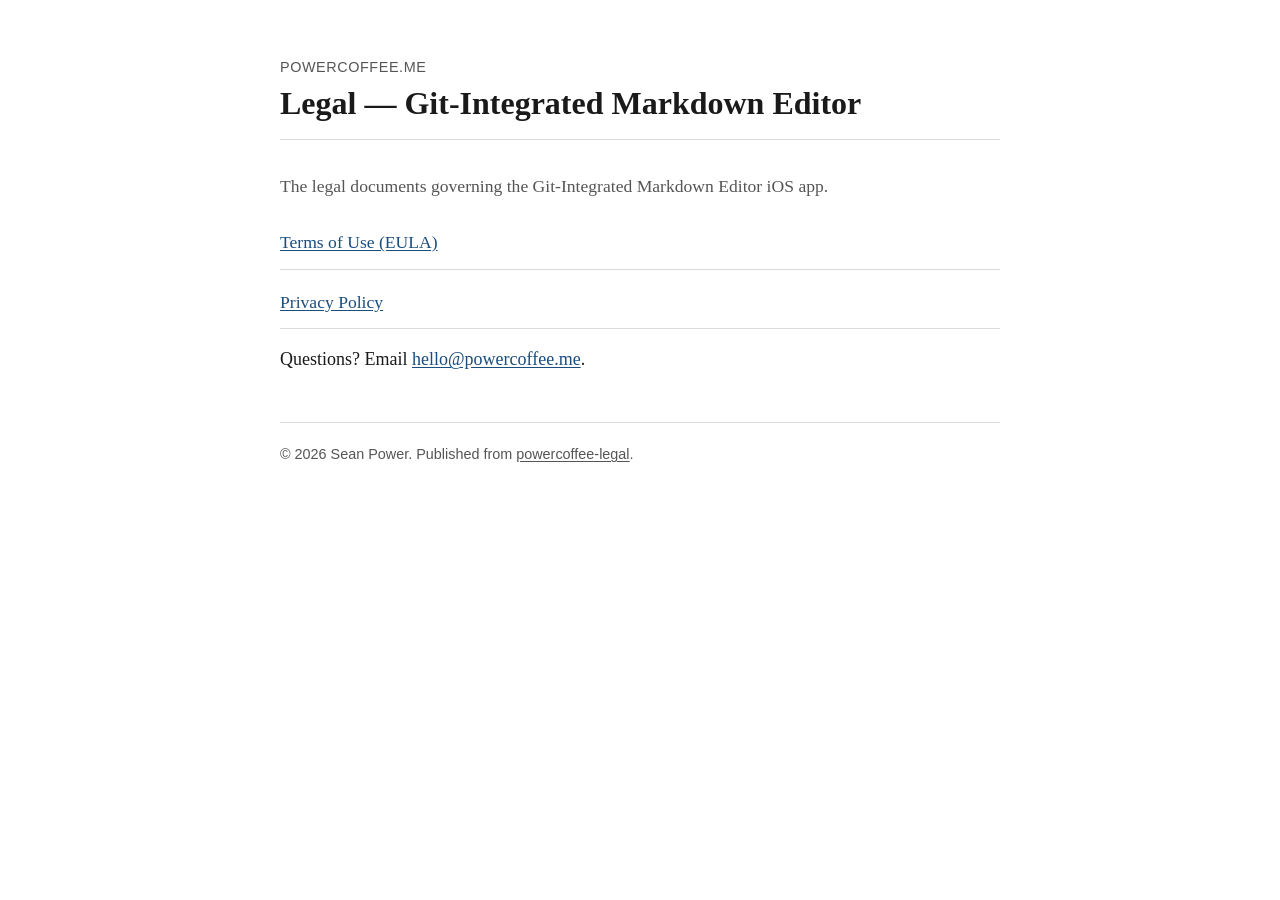
<file: index.html>
<!doctype html>
<html lang="en-GB">
<head>
  <meta charset="utf-8">
  <meta name="viewport" content="width=device-width, initial-scale=1">
  <meta name="robots" content="index,follow">
  <title>Legal · Git-Integrated Markdown Editor</title>
  <meta name="description" content="Terms of Use and Privacy Policy for the Git-Integrated Markdown Editor iOS app.">
  <link rel="stylesheet" href="/styles.css">
</head>
<body>
  <header>
    <p class="site-title">powercoffee.me</p>
    <h1>Legal — Git-Integrated Markdown Editor</h1>
  </header>
  <main>
    <p class="lead">The legal documents governing the Git-Integrated Markdown Editor iOS app.</p>
    <ul class="docs-list">
      <li><a href="/terms/">Terms of Use (EULA)</a></li>
      <li><a href="/privacy/">Privacy Policy</a></li>
    </ul>
    <p>Questions? Email <a href="mailto:hello@powercoffee.me">hello@powercoffee.me</a>.</p>
  </main>
  <footer>
    <p>&copy; 2026 Sean Power. Published from <a href="https://github.com/PowerSPatrick/powercoffee-legal">powercoffee-legal</a>.</p>
  </footer>
</body>
</html>
</file>
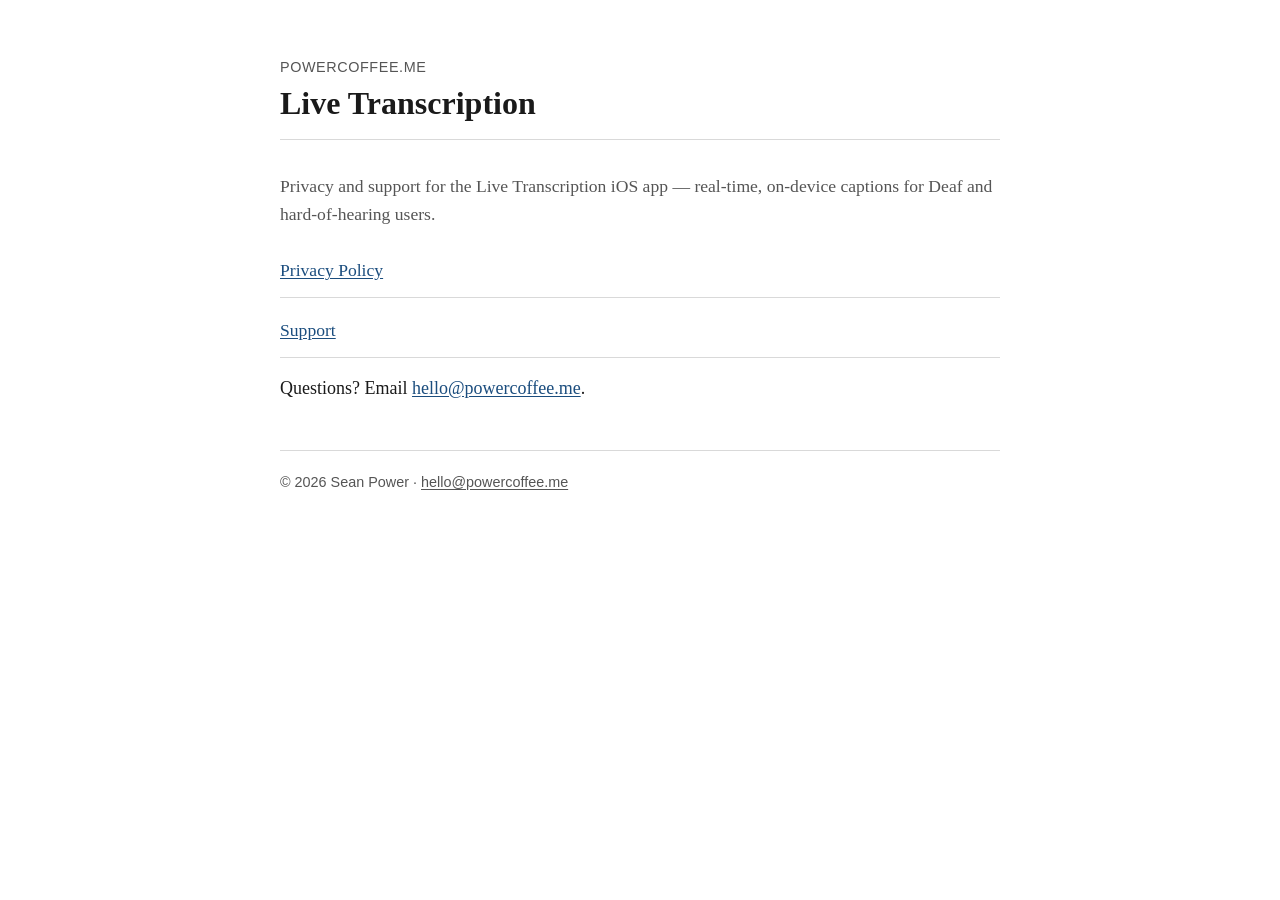
<file: live-transcription/index.html>
<!doctype html>
<html lang="en-GB">
<head>
  <meta charset="utf-8">
  <meta name="viewport" content="width=device-width, initial-scale=1">
  <meta name="robots" content="index,follow">
  <title>Legal &amp; Support · Live Transcription</title>
  <meta name="description" content="Privacy Policy and Support for the Live Transcription iOS app.">
  <link rel="stylesheet" href="/styles.css">
</head>
<body>
  <header>
    <p class="site-title">powercoffee.me</p>
    <h1>Live Transcription</h1>
  </header>
  <main>
    <p class="lead">Privacy and support for the Live Transcription iOS app — real-time, on-device captions for Deaf and hard-of-hearing users.</p>
    <ul class="docs-list">
      <li><a href="/live-transcription/privacy/">Privacy Policy</a></li>
      <li><a href="/live-transcription/support/">Support</a></li>
    </ul>
    <p>Questions? Email <a href="mailto:hello@powercoffee.me">hello@powercoffee.me</a>.</p>
  </main>
  <footer>
    <p>&copy; 2026 Sean Power · <a href="mailto:hello@powercoffee.me">hello@powercoffee.me</a></p>
  </footer>
</body>
</html>
</file>
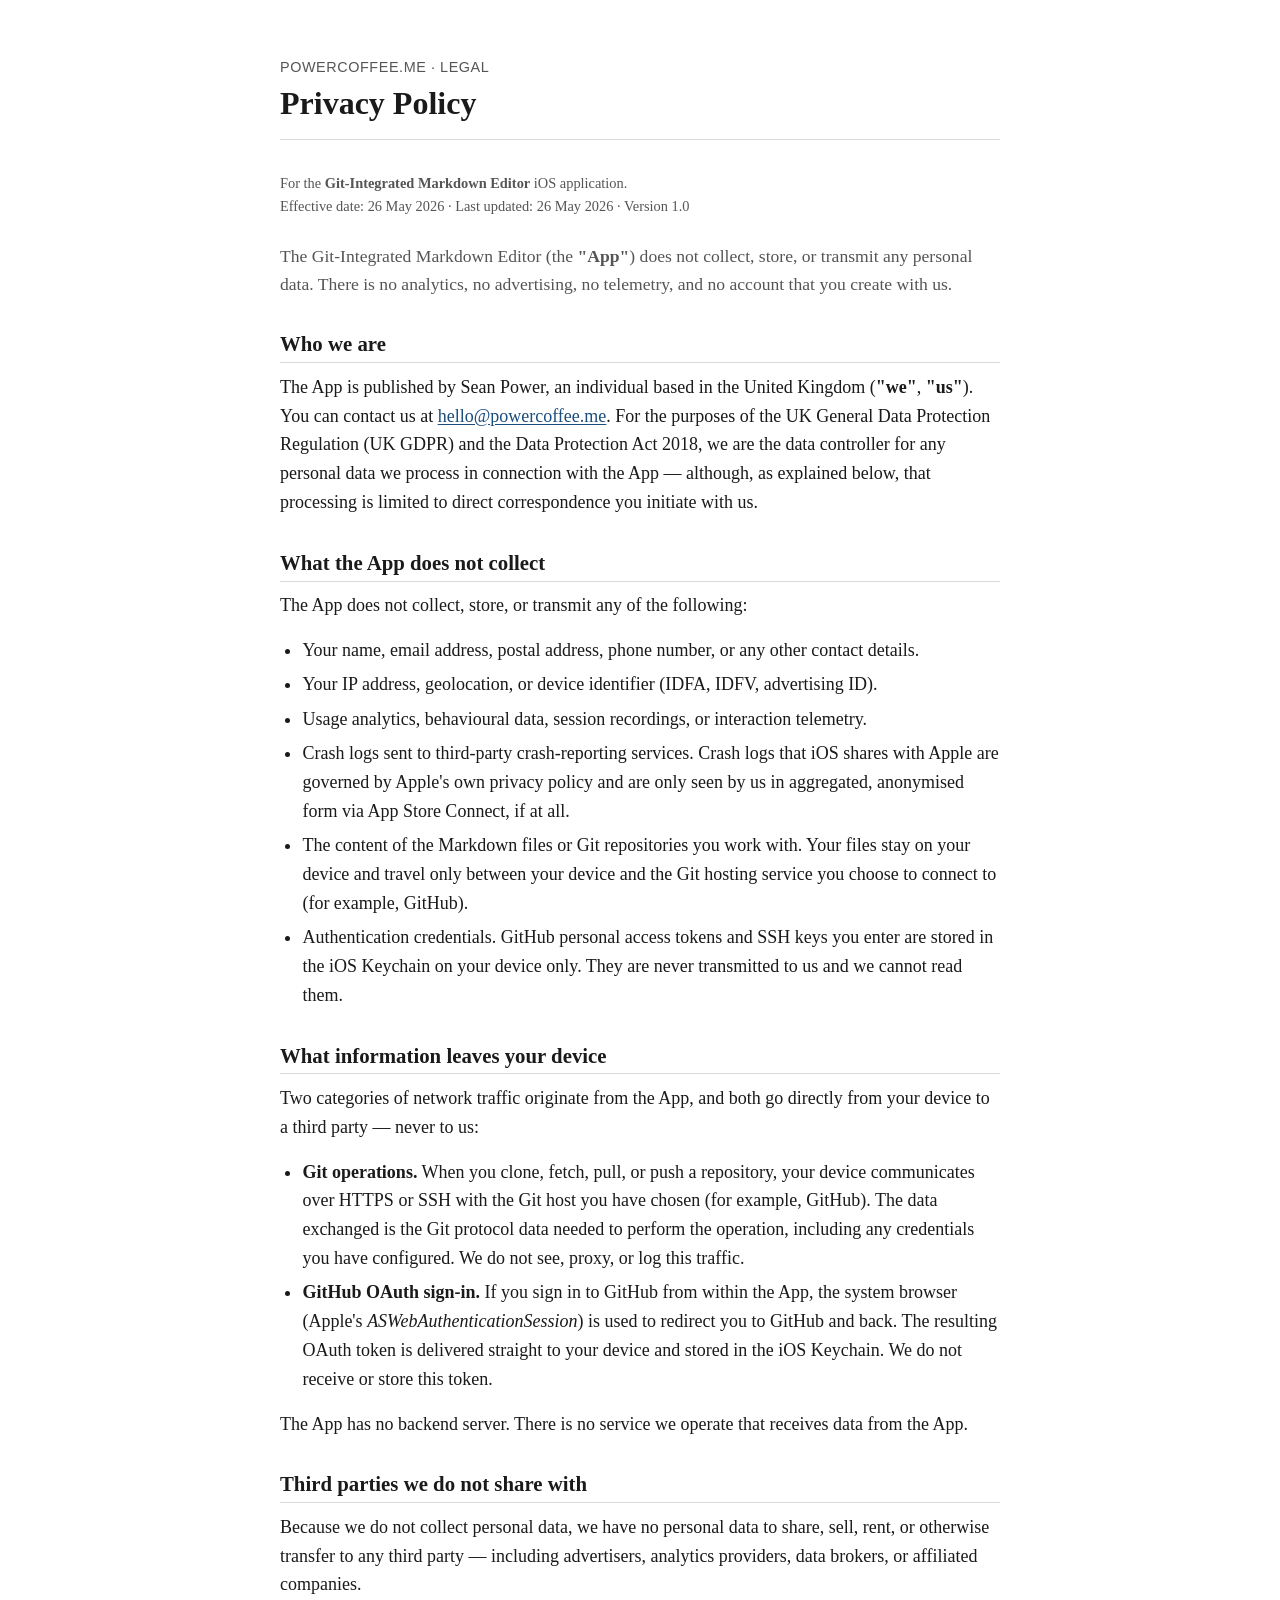
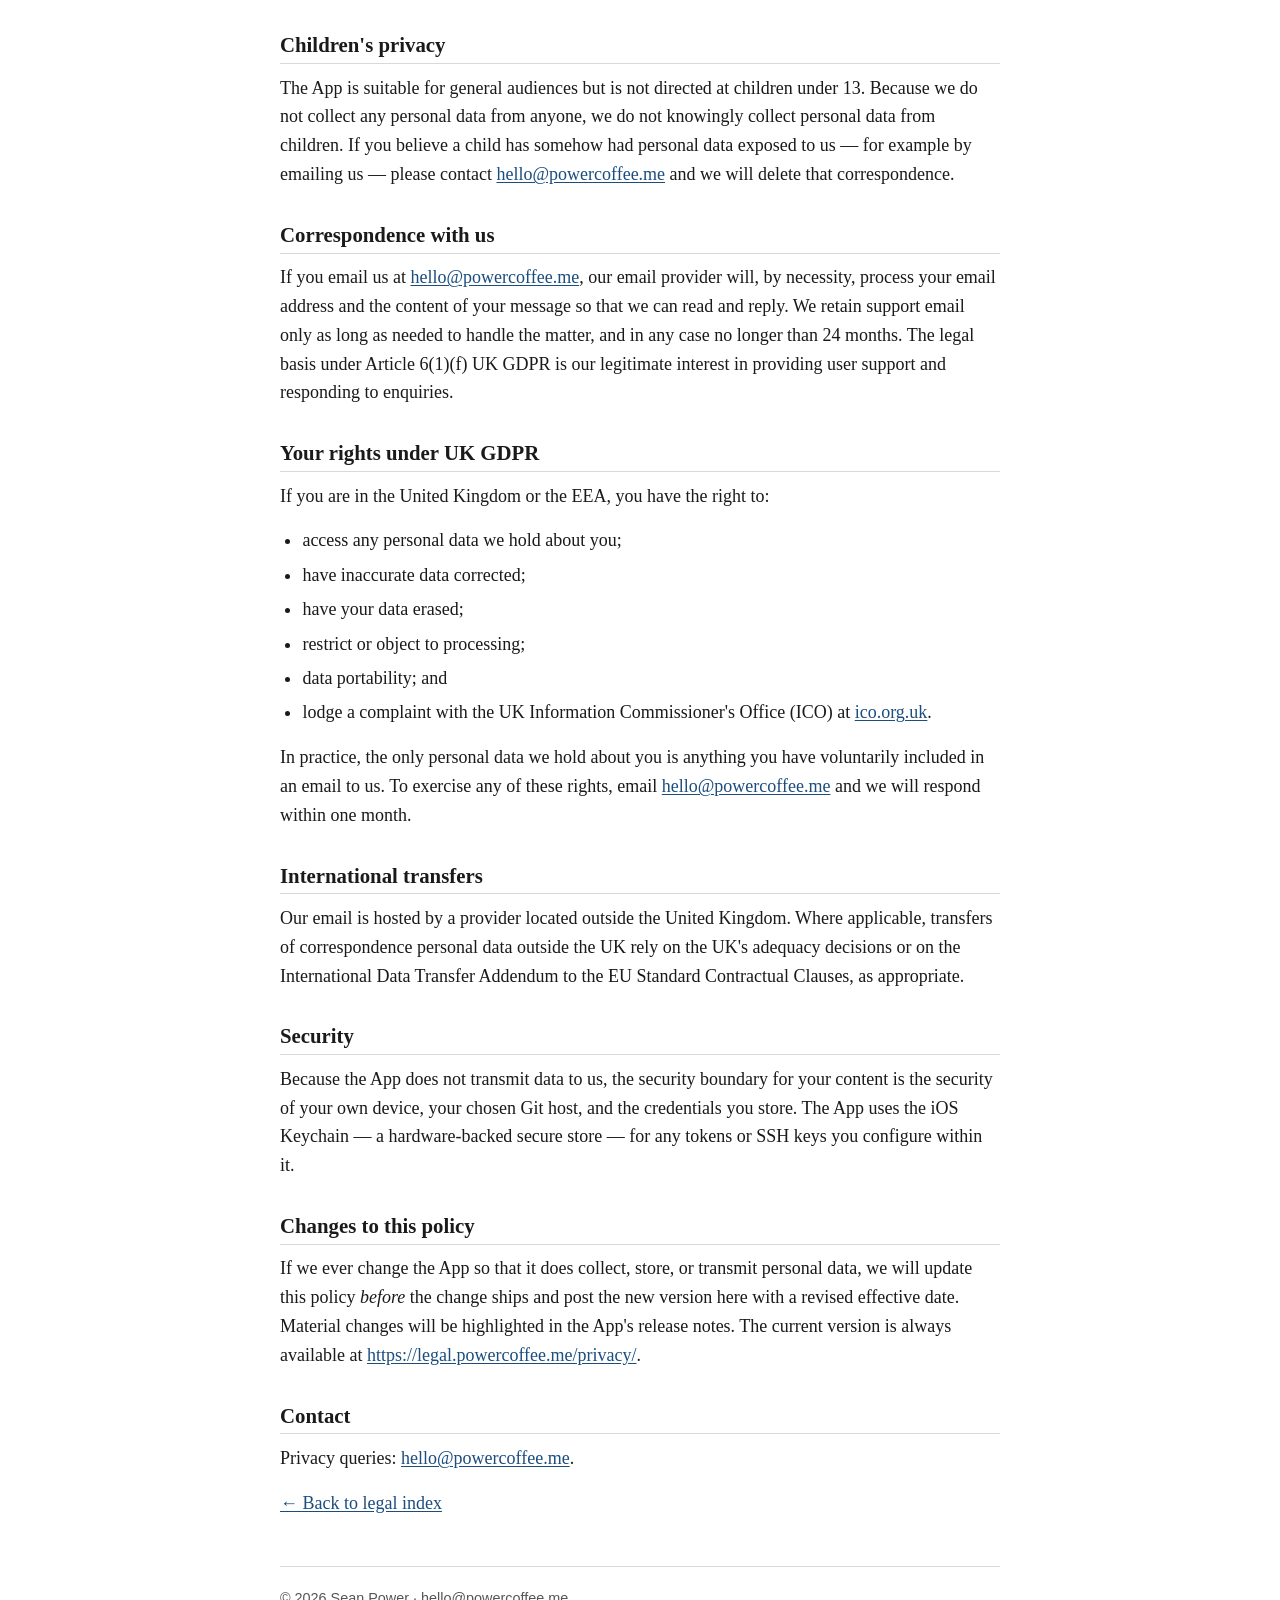
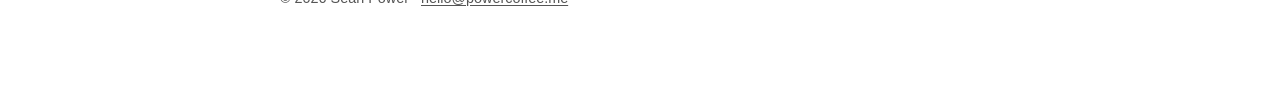
<file: privacy/index.html>
<!doctype html>
<html lang="en-GB">
<head>
  <meta charset="utf-8">
  <meta name="viewport" content="width=device-width, initial-scale=1">
  <meta name="robots" content="index,follow">
  <title>Privacy Policy · Git-Integrated Markdown Editor</title>
  <meta name="description" content="Privacy Policy for the Git-Integrated Markdown Editor iOS app. The app collects no personal data.">
  <link rel="stylesheet" href="/styles.css">
</head>
<body>
  <header>
    <p class="site-title">powercoffee.me · Legal</p>
    <h1>Privacy Policy</h1>
  </header>
  <main>
    <p class="meta">For the <strong>Git-Integrated Markdown Editor</strong> iOS application.<br>
      Effective date: 26 May 2026 · Last updated: 26 May 2026 · Version 1.0</p>

    <p class="lead">The Git-Integrated Markdown Editor (the <strong>"App"</strong>) does not collect, store, or transmit any personal data. There is no analytics, no advertising, no telemetry, and no account that you create with us.</p>

    <h2>Who we are</h2>
    <p>The App is published by Sean Power, an individual based in the United Kingdom (<strong>"we"</strong>, <strong>"us"</strong>). You can contact us at <a href="mailto:hello@powercoffee.me">hello@powercoffee.me</a>. For the purposes of the UK General Data Protection Regulation (UK GDPR) and the Data Protection Act 2018, we are the data controller for any personal data we process in connection with the App — although, as explained below, that processing is limited to direct correspondence you initiate with us.</p>

    <h2>What the App does not collect</h2>
    <p>The App does not collect, store, or transmit any of the following:</p>
    <ul>
      <li>Your name, email address, postal address, phone number, or any other contact details.</li>
      <li>Your IP address, geolocation, or device identifier (IDFA, IDFV, advertising ID).</li>
      <li>Usage analytics, behavioural data, session recordings, or interaction telemetry.</li>
      <li>Crash logs sent to third-party crash-reporting services. Crash logs that iOS shares with Apple are governed by Apple's own privacy policy and are only seen by us in aggregated, anonymised form via App Store Connect, if at all.</li>
      <li>The content of the Markdown files or Git repositories you work with. Your files stay on your device and travel only between your device and the Git hosting service you choose to connect to (for example, GitHub).</li>
      <li>Authentication credentials. GitHub personal access tokens and SSH keys you enter are stored in the iOS Keychain on your device only. They are never transmitted to us and we cannot read them.</li>
    </ul>

    <h2>What information leaves your device</h2>
    <p>Two categories of network traffic originate from the App, and both go directly from your device to a third party — never to us:</p>
    <ul>
      <li><strong>Git operations.</strong> When you clone, fetch, pull, or push a repository, your device communicates over HTTPS or SSH with the Git host you have chosen (for example, GitHub). The data exchanged is the Git protocol data needed to perform the operation, including any credentials you have configured. We do not see, proxy, or log this traffic.</li>
      <li><strong>GitHub OAuth sign-in.</strong> If you sign in to GitHub from within the App, the system browser (Apple's <em>ASWebAuthenticationSession</em>) is used to redirect you to GitHub and back. The resulting OAuth token is delivered straight to your device and stored in the iOS Keychain. We do not receive or store this token.</li>
    </ul>
    <p>The App has no backend server. There is no service we operate that receives data from the App.</p>

    <h2>Third parties we do not share with</h2>
    <p>Because we do not collect personal data, we have no personal data to share, sell, rent, or otherwise transfer to any third party — including advertisers, analytics providers, data brokers, or affiliated companies.</p>

    <h2>Children's privacy</h2>
    <p>The App is suitable for general audiences but is not directed at children under 13. Because we do not collect any personal data from anyone, we do not knowingly collect personal data from children. If you believe a child has somehow had personal data exposed to us — for example by emailing us — please contact <a href="mailto:hello@powercoffee.me">hello@powercoffee.me</a> and we will delete that correspondence.</p>

    <h2>Correspondence with us</h2>
    <p>If you email us at <a href="mailto:hello@powercoffee.me">hello@powercoffee.me</a>, our email provider will, by necessity, process your email address and the content of your message so that we can read and reply. We retain support email only as long as needed to handle the matter, and in any case no longer than 24 months. The legal basis under Article 6(1)(f) UK GDPR is our legitimate interest in providing user support and responding to enquiries.</p>

    <h2>Your rights under UK GDPR</h2>
    <p>If you are in the United Kingdom or the EEA, you have the right to:</p>
    <ul>
      <li>access any personal data we hold about you;</li>
      <li>have inaccurate data corrected;</li>
      <li>have your data erased;</li>
      <li>restrict or object to processing;</li>
      <li>data portability; and</li>
      <li>lodge a complaint with the UK Information Commissioner's Office (ICO) at <a href="https://ico.org.uk/">ico.org.uk</a>.</li>
    </ul>
    <p>In practice, the only personal data we hold about you is anything you have voluntarily included in an email to us. To exercise any of these rights, email <a href="mailto:hello@powercoffee.me">hello@powercoffee.me</a> and we will respond within one month.</p>

    <h2>International transfers</h2>
    <p>Our email is hosted by a provider located outside the United Kingdom. Where applicable, transfers of correspondence personal data outside the UK rely on the UK's adequacy decisions or on the International Data Transfer Addendum to the EU Standard Contractual Clauses, as appropriate.</p>

    <h2>Security</h2>
    <p>Because the App does not transmit data to us, the security boundary for your content is the security of your own device, your chosen Git host, and the credentials you store. The App uses the iOS Keychain — a hardware-backed secure store — for any tokens or SSH keys you configure within it.</p>

    <h2>Changes to this policy</h2>
    <p>If we ever change the App so that it does collect, store, or transmit personal data, we will update this policy <em>before</em> the change ships and post the new version here with a revised effective date. Material changes will be highlighted in the App's release notes. The current version is always available at <a href="https://legal.powercoffee.me/privacy/">https://legal.powercoffee.me/privacy/</a>.</p>

    <h2>Contact</h2>
    <p>Privacy queries: <a href="mailto:hello@powercoffee.me">hello@powercoffee.me</a>.</p>

    <p><a href="/">← Back to legal index</a></p>
  </main>
  <footer>
    <p>&copy; 2026 Sean Power · <a href="mailto:hello@powercoffee.me">hello@powercoffee.me</a></p>
  </footer>
</body>
</html>
</file>
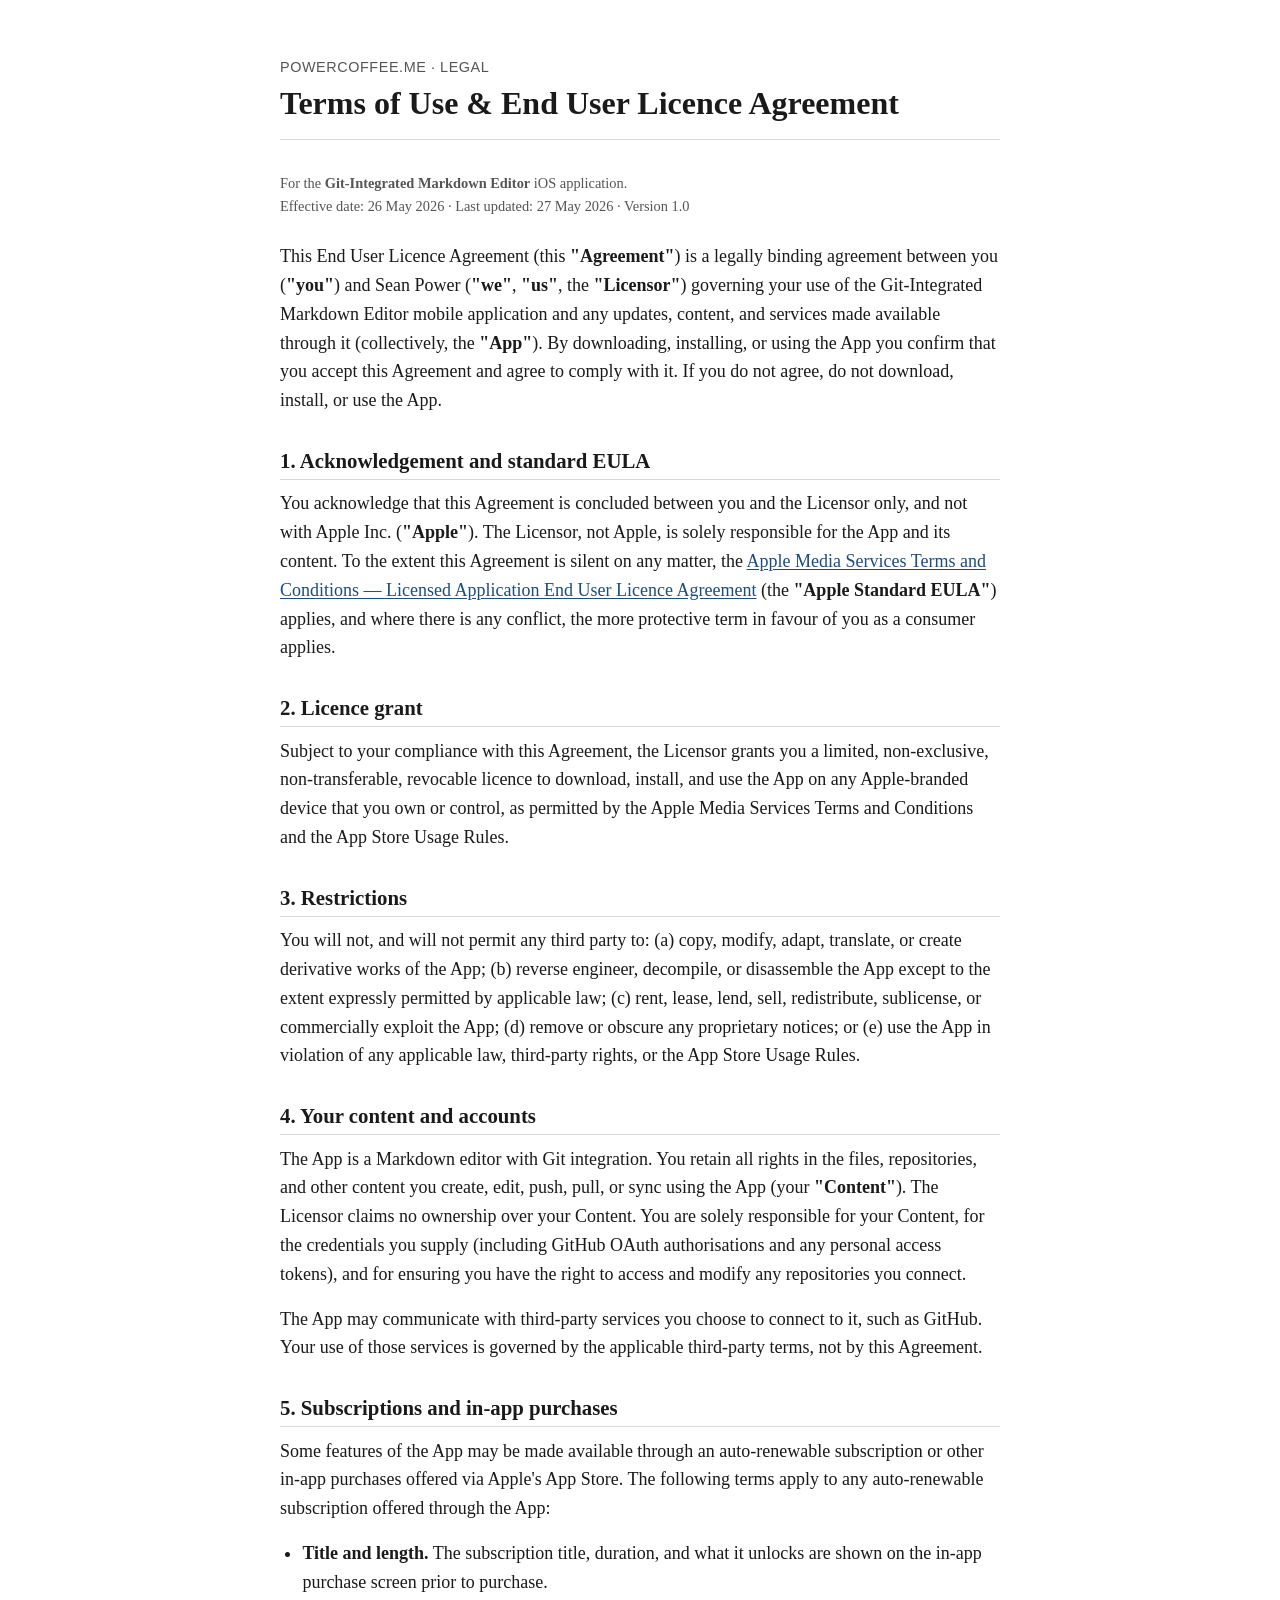
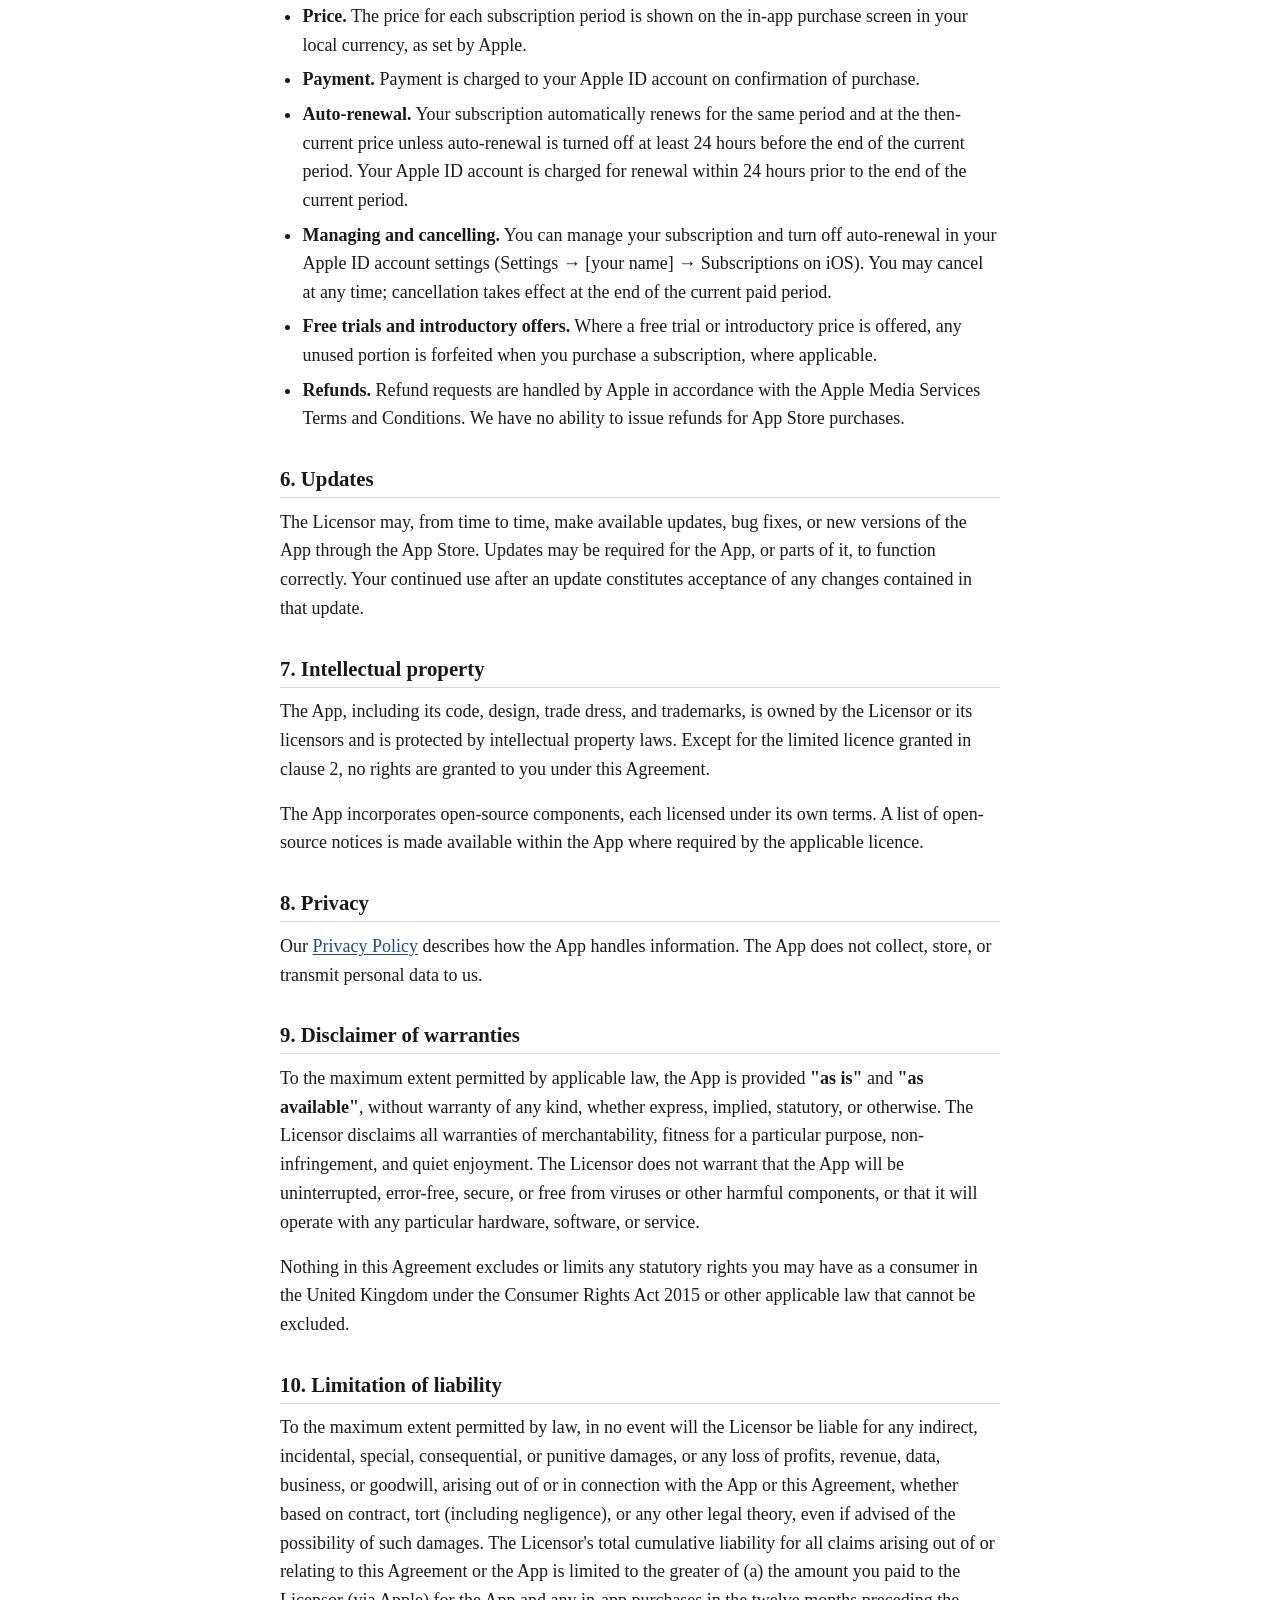
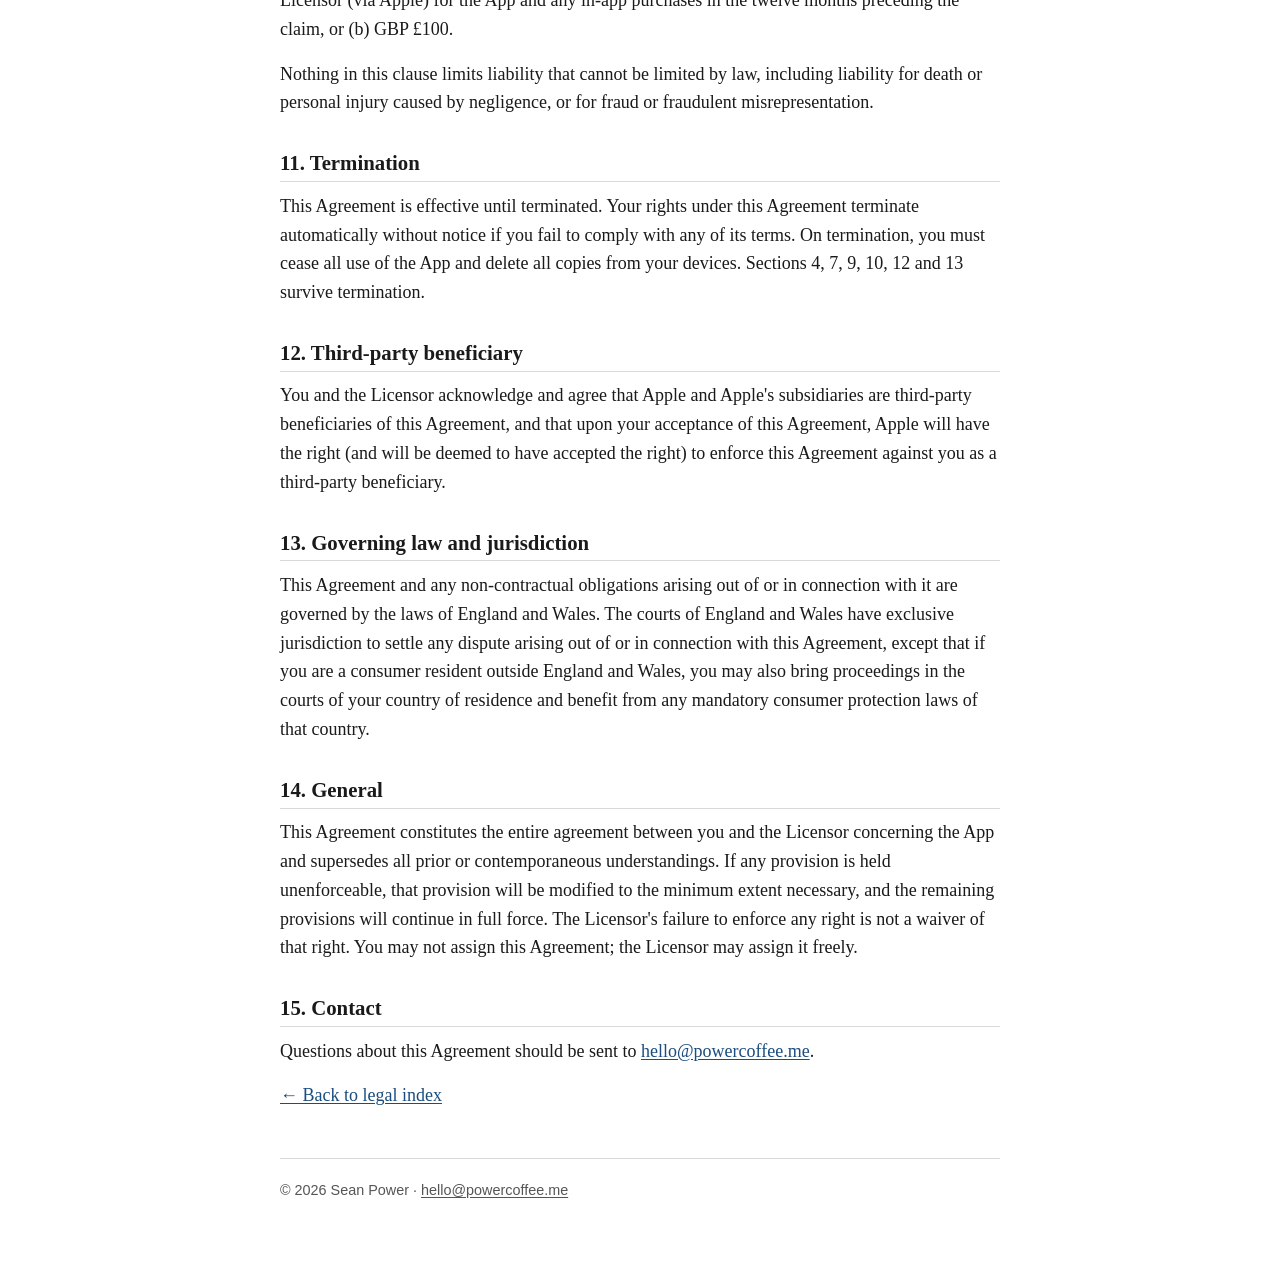
<file: terms/index.html>
<!doctype html>
<html lang="en-GB">
<head>
  <meta charset="utf-8">
  <meta name="viewport" content="width=device-width, initial-scale=1">
  <meta name="robots" content="index,follow">
  <title>Terms of Use · Git-Integrated Markdown Editor</title>
  <meta name="description" content="End User Licence Agreement and Terms of Use for the Git-Integrated Markdown Editor iOS app.">
  <link rel="stylesheet" href="/styles.css">
</head>
<body>
  <header>
    <p class="site-title">powercoffee.me · Legal</p>
    <h1>Terms of Use &amp; End User Licence Agreement</h1>
  </header>
  <main>
    <p class="meta">For the <strong>Git-Integrated Markdown Editor</strong> iOS application.<br>
      Effective date: 26 May 2026 · Last updated: 27 May 2026 · Version 1.0</p>

    <p>This End User Licence Agreement (this <strong>"Agreement"</strong>) is a legally binding agreement between you (<strong>"you"</strong>) and Sean Power (<strong>"we"</strong>, <strong>"us"</strong>, the <strong>"Licensor"</strong>) governing your use of the Git-Integrated Markdown Editor mobile application and any updates, content, and services made available through it (collectively, the <strong>"App"</strong>). By downloading, installing, or using the App you confirm that you accept this Agreement and agree to comply with it. If you do not agree, do not download, install, or use the App.</p>

    <h2>1. Acknowledgement and standard EULA</h2>
    <p>You acknowledge that this Agreement is concluded between you and the Licensor only, and not with Apple Inc. (<strong>"Apple"</strong>). The Licensor, not Apple, is solely responsible for the App and its content. To the extent this Agreement is silent on any matter, the <a href="https://www.apple.com/legal/internet-services/itunes/dev/stdeula/">Apple Media Services Terms and Conditions — Licensed Application End User Licence Agreement</a> (the <strong>"Apple Standard EULA"</strong>) applies, and where there is any conflict, the more protective term in favour of you as a consumer applies.</p>

    <h2>2. Licence grant</h2>
    <p>Subject to your compliance with this Agreement, the Licensor grants you a limited, non-exclusive, non-transferable, revocable licence to download, install, and use the App on any Apple-branded device that you own or control, as permitted by the Apple Media Services Terms and Conditions and the App Store Usage Rules.</p>

    <h2>3. Restrictions</h2>
    <p>You will not, and will not permit any third party to: (a) copy, modify, adapt, translate, or create derivative works of the App; (b) reverse engineer, decompile, or disassemble the App except to the extent expressly permitted by applicable law; (c) rent, lease, lend, sell, redistribute, sublicense, or commercially exploit the App; (d) remove or obscure any proprietary notices; or (e) use the App in violation of any applicable law, third-party rights, or the App Store Usage Rules.</p>

    <h2>4. Your content and accounts</h2>
    <p>The App is a Markdown editor with Git integration. You retain all rights in the files, repositories, and other content you create, edit, push, pull, or sync using the App (your <strong>"Content"</strong>). The Licensor claims no ownership over your Content. You are solely responsible for your Content, for the credentials you supply (including GitHub OAuth authorisations and any personal access tokens), and for ensuring you have the right to access and modify any repositories you connect.</p>
    <p>The App may communicate with third-party services you choose to connect to it, such as GitHub. Your use of those services is governed by the applicable third-party terms, not by this Agreement.</p>

    <h2>5. Subscriptions and in-app purchases</h2>
    <p>Some features of the App may be made available through an auto-renewable subscription or other in-app purchases offered via Apple's App Store. The following terms apply to any auto-renewable subscription offered through the App:</p>
    <ul>
      <li><strong>Title and length.</strong> The subscription title, duration, and what it unlocks are shown on the in-app purchase screen prior to purchase.</li>
      <li><strong>Price.</strong> The price for each subscription period is shown on the in-app purchase screen in your local currency, as set by Apple.</li>
      <li><strong>Payment.</strong> Payment is charged to your Apple ID account on confirmation of purchase.</li>
      <li><strong>Auto-renewal.</strong> Your subscription automatically renews for the same period and at the then-current price unless auto-renewal is turned off at least 24 hours before the end of the current period. Your Apple ID account is charged for renewal within 24 hours prior to the end of the current period.</li>
      <li><strong>Managing and cancelling.</strong> You can manage your subscription and turn off auto-renewal in your Apple ID account settings (Settings → [your name] → Subscriptions on iOS). You may cancel at any time; cancellation takes effect at the end of the current paid period.</li>
      <li><strong>Free trials and introductory offers.</strong> Where a free trial or introductory price is offered, any unused portion is forfeited when you purchase a subscription, where applicable.</li>
      <li><strong>Refunds.</strong> Refund requests are handled by Apple in accordance with the Apple Media Services Terms and Conditions. We have no ability to issue refunds for App Store purchases.</li>
    </ul>

    <h2>6. Updates</h2>
    <p>The Licensor may, from time to time, make available updates, bug fixes, or new versions of the App through the App Store. Updates may be required for the App, or parts of it, to function correctly. Your continued use after an update constitutes acceptance of any changes contained in that update.</p>

    <h2>7. Intellectual property</h2>
    <p>The App, including its code, design, trade dress, and trademarks, is owned by the Licensor or its licensors and is protected by intellectual property laws. Except for the limited licence granted in clause 2, no rights are granted to you under this Agreement.</p>
    <p>The App incorporates open-source components, each licensed under its own terms. A list of open-source notices is made available within the App where required by the applicable licence.</p>

    <h2>8. Privacy</h2>
    <p>Our <a href="/privacy/">Privacy Policy</a> describes how the App handles information. The App does not collect, store, or transmit personal data to us.</p>

    <h2>9. Disclaimer of warranties</h2>
    <p>To the maximum extent permitted by applicable law, the App is provided <strong>"as is"</strong> and <strong>"as available"</strong>, without warranty of any kind, whether express, implied, statutory, or otherwise. The Licensor disclaims all warranties of merchantability, fitness for a particular purpose, non-infringement, and quiet enjoyment. The Licensor does not warrant that the App will be uninterrupted, error-free, secure, or free from viruses or other harmful components, or that it will operate with any particular hardware, software, or service.</p>
    <p>Nothing in this Agreement excludes or limits any statutory rights you may have as a consumer in the United Kingdom under the Consumer Rights Act 2015 or other applicable law that cannot be excluded.</p>

    <h2>10. Limitation of liability</h2>
    <p>To the maximum extent permitted by law, in no event will the Licensor be liable for any indirect, incidental, special, consequential, or punitive damages, or any loss of profits, revenue, data, business, or goodwill, arising out of or in connection with the App or this Agreement, whether based on contract, tort (including negligence), or any other legal theory, even if advised of the possibility of such damages. The Licensor's total cumulative liability for all claims arising out of or relating to this Agreement or the App is limited to the greater of (a) the amount you paid to the Licensor (via Apple) for the App and any in-app purchases in the twelve months preceding the claim, or (b) GBP £100.</p>
    <p>Nothing in this clause limits liability that cannot be limited by law, including liability for death or personal injury caused by negligence, or for fraud or fraudulent misrepresentation.</p>

    <h2>11. Termination</h2>
    <p>This Agreement is effective until terminated. Your rights under this Agreement terminate automatically without notice if you fail to comply with any of its terms. On termination, you must cease all use of the App and delete all copies from your devices. Sections 4, 7, 9, 10, 12 and 13 survive termination.</p>

    <h2>12. Third-party beneficiary</h2>
    <p>You and the Licensor acknowledge and agree that Apple and Apple's subsidiaries are third-party beneficiaries of this Agreement, and that upon your acceptance of this Agreement, Apple will have the right (and will be deemed to have accepted the right) to enforce this Agreement against you as a third-party beneficiary.</p>

    <h2>13. Governing law and jurisdiction</h2>
    <p>This Agreement and any non-contractual obligations arising out of or in connection with it are governed by the laws of England and Wales. The courts of England and Wales have exclusive jurisdiction to settle any dispute arising out of or in connection with this Agreement, except that if you are a consumer resident outside England and Wales, you may also bring proceedings in the courts of your country of residence and benefit from any mandatory consumer protection laws of that country.</p>

    <h2>14. General</h2>
    <p>This Agreement constitutes the entire agreement between you and the Licensor concerning the App and supersedes all prior or contemporaneous understandings. If any provision is held unenforceable, that provision will be modified to the minimum extent necessary, and the remaining provisions will continue in full force. The Licensor's failure to enforce any right is not a waiver of that right. You may not assign this Agreement; the Licensor may assign it freely.</p>

    <h2>15. Contact</h2>
    <p>Questions about this Agreement should be sent to <a href="mailto:hello@powercoffee.me">hello@powercoffee.me</a>.</p>

    <p><a href="/">← Back to legal index</a></p>
  </main>
  <footer>
    <p>&copy; 2026 Sean Power · <a href="mailto:hello@powercoffee.me">hello@powercoffee.me</a></p>
  </footer>
</body>
</html>
</file>
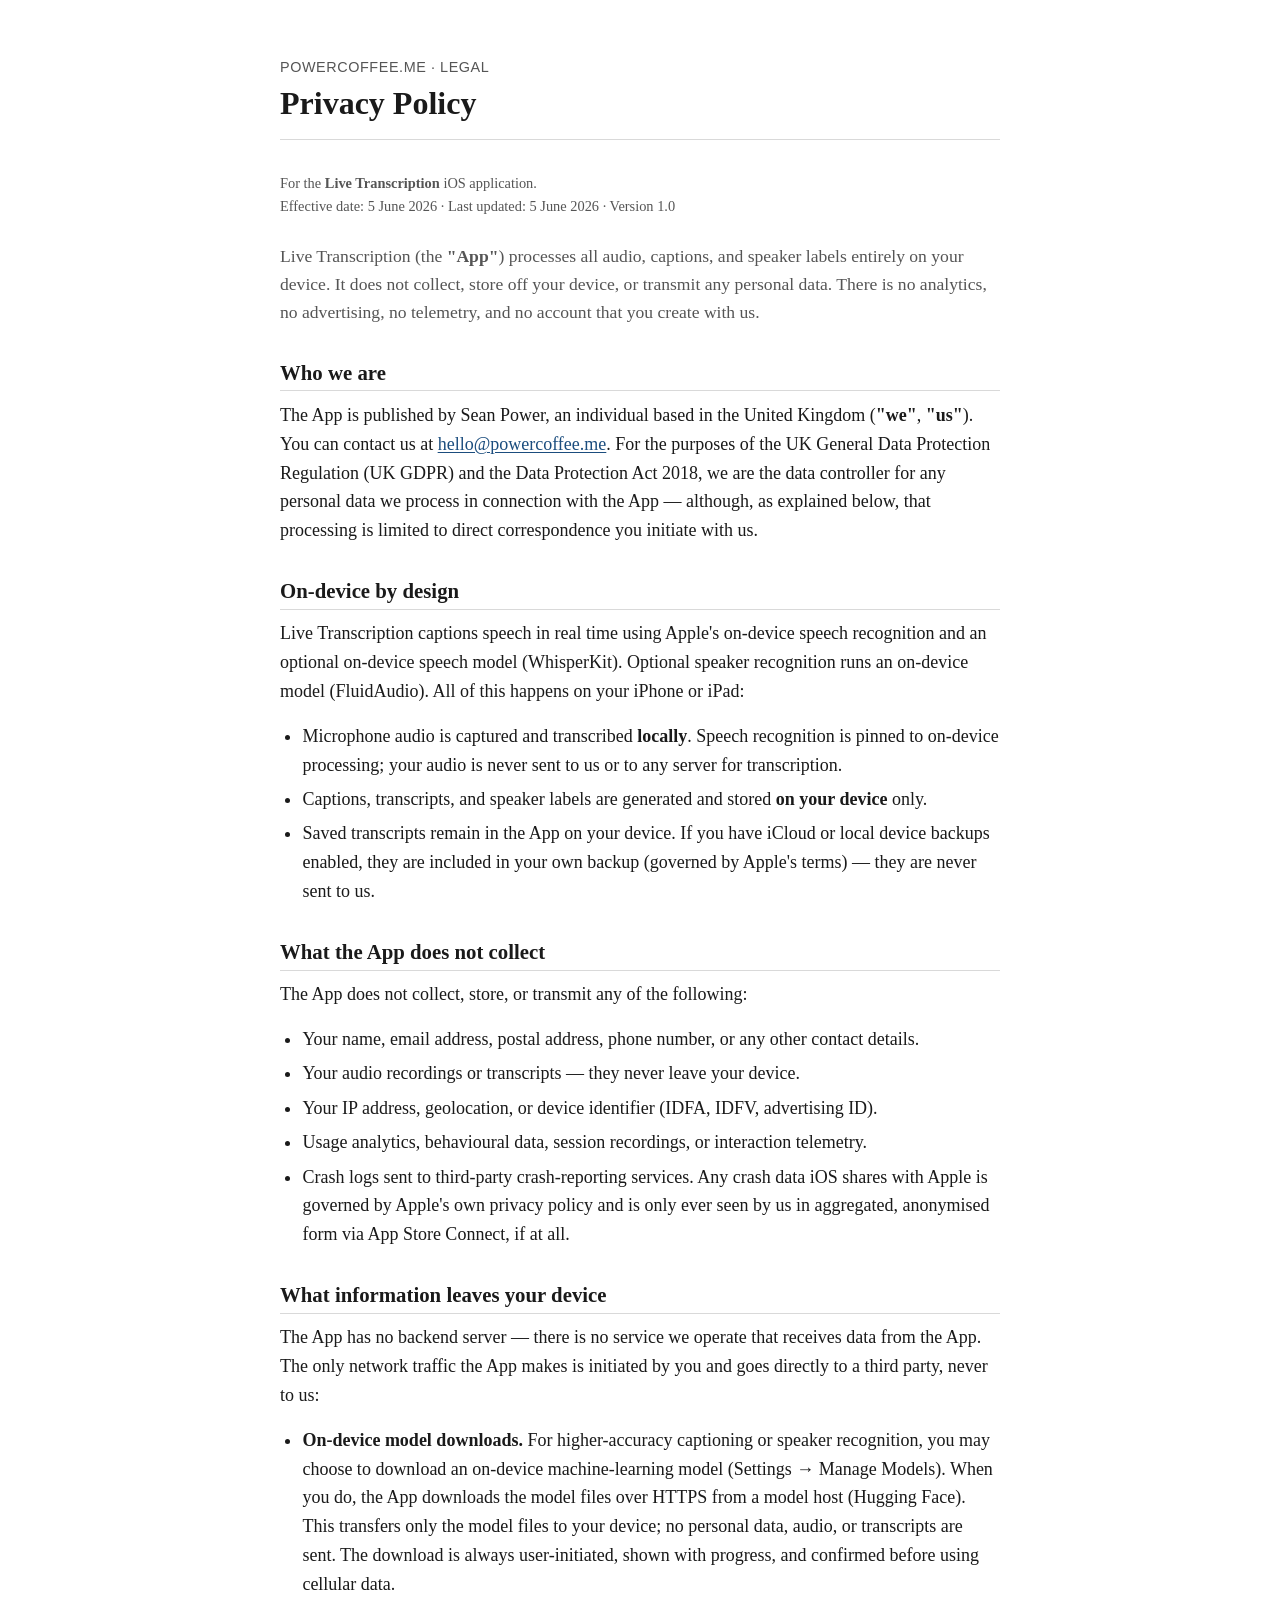
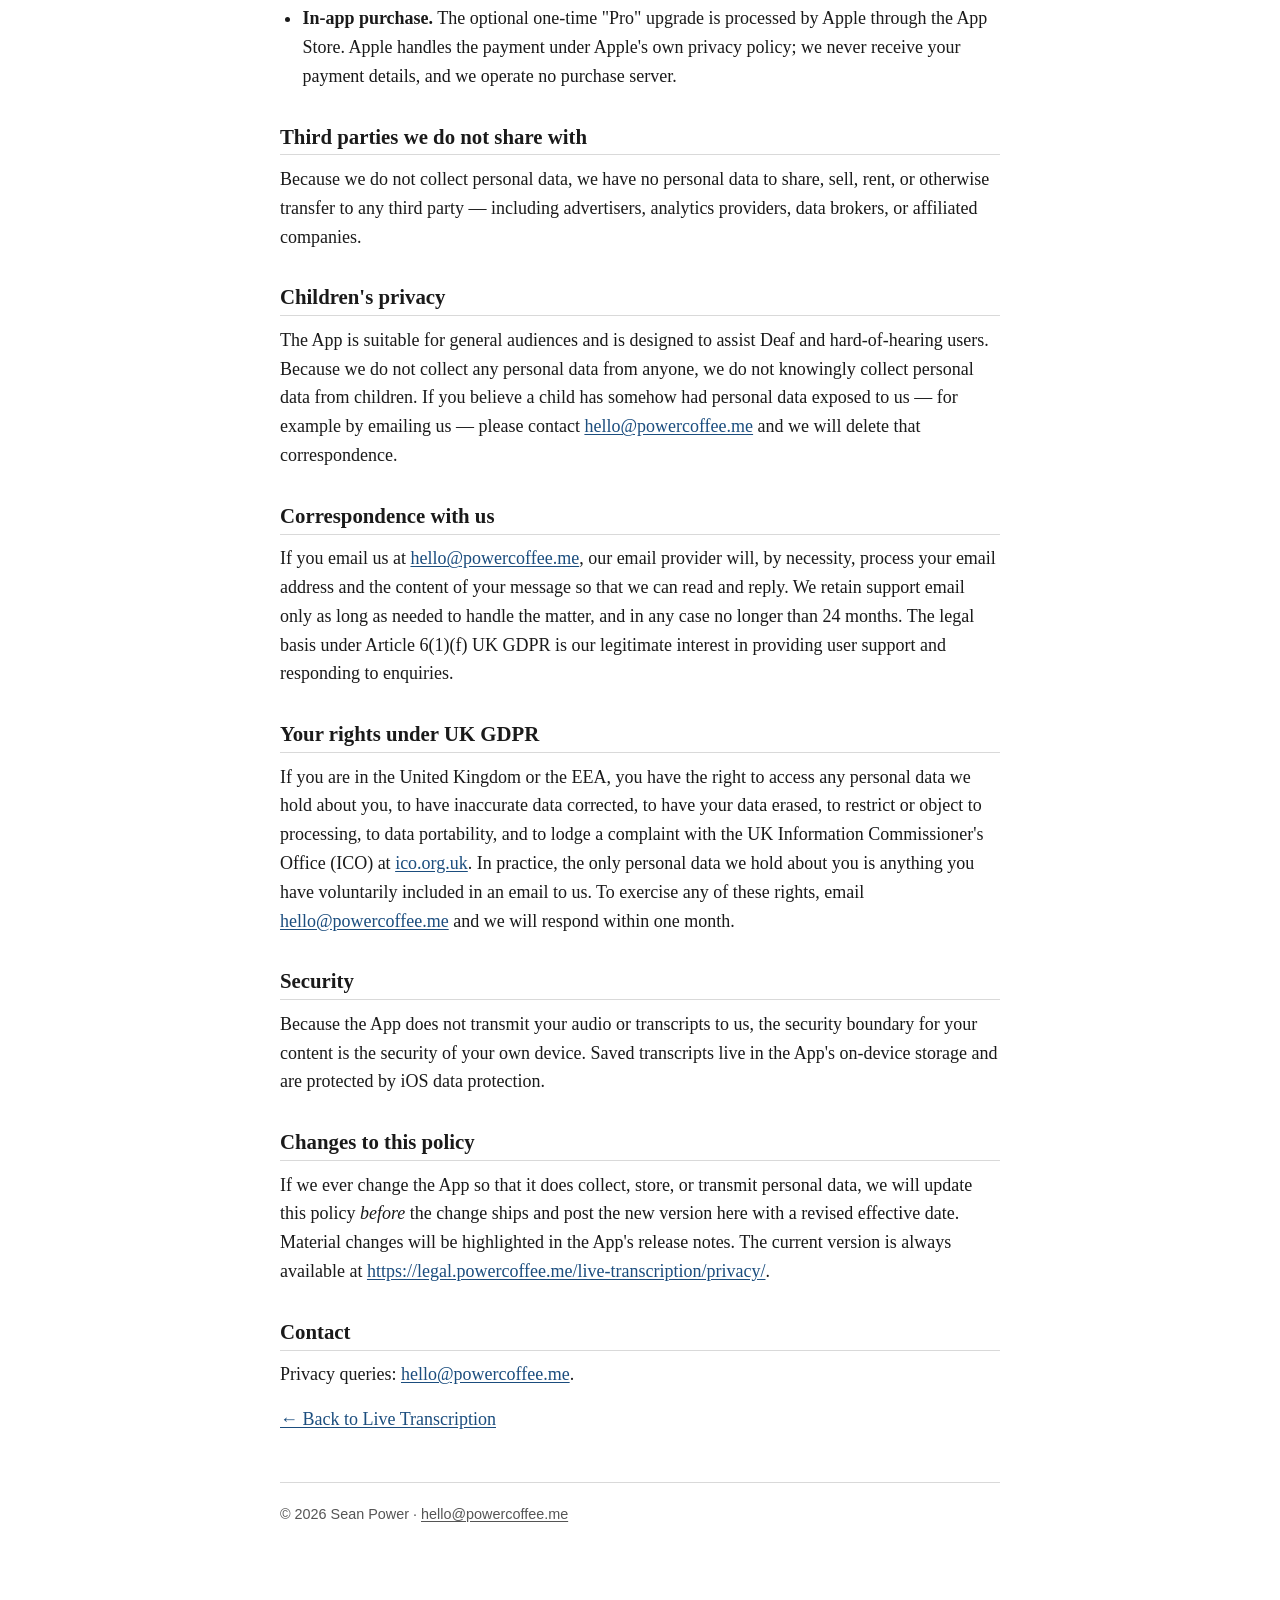
<file: live-transcription/privacy/index.html>
<!doctype html>
<html lang="en-GB">
<head>
  <meta charset="utf-8">
  <meta name="viewport" content="width=device-width, initial-scale=1">
  <meta name="robots" content="index,follow">
  <title>Privacy Policy · Live Transcription</title>
  <meta name="description" content="Privacy Policy for the Live Transcription iOS app. All audio and captions are processed on your device; the app collects no personal data.">
  <link rel="stylesheet" href="/styles.css">
</head>
<body>
  <header>
    <p class="site-title">powercoffee.me · Legal</p>
    <h1>Privacy Policy</h1>
  </header>
  <main>
    <p class="meta">For the <strong>Live Transcription</strong> iOS application.<br>
      Effective date: 5 June 2026 · Last updated: 5 June 2026 · Version 1.0</p>

    <p class="lead">Live Transcription (the <strong>"App"</strong>) processes all audio, captions, and speaker labels entirely on your device. It does not collect, store off your device, or transmit any personal data. There is no analytics, no advertising, no telemetry, and no account that you create with us.</p>

    <h2>Who we are</h2>
    <p>The App is published by Sean Power, an individual based in the United Kingdom (<strong>"we"</strong>, <strong>"us"</strong>). You can contact us at <a href="mailto:hello@powercoffee.me">hello@powercoffee.me</a>. For the purposes of the UK General Data Protection Regulation (UK GDPR) and the Data Protection Act 2018, we are the data controller for any personal data we process in connection with the App — although, as explained below, that processing is limited to direct correspondence you initiate with us.</p>

    <h2>On-device by design</h2>
    <p>Live Transcription captions speech in real time using Apple's on-device speech recognition and an optional on-device speech model (WhisperKit). Optional speaker recognition runs an on-device model (FluidAudio). All of this happens on your iPhone or iPad:</p>
    <ul>
      <li>Microphone audio is captured and transcribed <strong>locally</strong>. Speech recognition is pinned to on-device processing; your audio is never sent to us or to any server for transcription.</li>
      <li>Captions, transcripts, and speaker labels are generated and stored <strong>on your device</strong> only.</li>
      <li>Saved transcripts remain in the App on your device. If you have iCloud or local device backups enabled, they are included in your own backup (governed by Apple's terms) — they are never sent to us.</li>
    </ul>

    <h2>What the App does not collect</h2>
    <p>The App does not collect, store, or transmit any of the following:</p>
    <ul>
      <li>Your name, email address, postal address, phone number, or any other contact details.</li>
      <li>Your audio recordings or transcripts — they never leave your device.</li>
      <li>Your IP address, geolocation, or device identifier (IDFA, IDFV, advertising ID).</li>
      <li>Usage analytics, behavioural data, session recordings, or interaction telemetry.</li>
      <li>Crash logs sent to third-party crash-reporting services. Any crash data iOS shares with Apple is governed by Apple's own privacy policy and is only ever seen by us in aggregated, anonymised form via App Store Connect, if at all.</li>
    </ul>

    <h2>What information leaves your device</h2>
    <p>The App has no backend server — there is no service we operate that receives data from the App. The only network traffic the App makes is initiated by you and goes directly to a third party, never to us:</p>
    <ul>
      <li><strong>On-device model downloads.</strong> For higher-accuracy captioning or speaker recognition, you may choose to download an on-device machine-learning model (Settings → Manage Models). When you do, the App downloads the model files over HTTPS from a model host (Hugging Face). This transfers only the model files to your device; no personal data, audio, or transcripts are sent. The download is always user-initiated, shown with progress, and confirmed before using cellular data.</li>
      <li><strong>In-app purchase.</strong> The optional one-time "Pro" upgrade is processed by Apple through the App Store. Apple handles the payment under Apple's own privacy policy; we never receive your payment details, and we operate no purchase server.</li>
    </ul>

    <h2>Third parties we do not share with</h2>
    <p>Because we do not collect personal data, we have no personal data to share, sell, rent, or otherwise transfer to any third party — including advertisers, analytics providers, data brokers, or affiliated companies.</p>

    <h2>Children's privacy</h2>
    <p>The App is suitable for general audiences and is designed to assist Deaf and hard-of-hearing users. Because we do not collect any personal data from anyone, we do not knowingly collect personal data from children. If you believe a child has somehow had personal data exposed to us — for example by emailing us — please contact <a href="mailto:hello@powercoffee.me">hello@powercoffee.me</a> and we will delete that correspondence.</p>

    <h2>Correspondence with us</h2>
    <p>If you email us at <a href="mailto:hello@powercoffee.me">hello@powercoffee.me</a>, our email provider will, by necessity, process your email address and the content of your message so that we can read and reply. We retain support email only as long as needed to handle the matter, and in any case no longer than 24 months. The legal basis under Article 6(1)(f) UK GDPR is our legitimate interest in providing user support and responding to enquiries.</p>

    <h2>Your rights under UK GDPR</h2>
    <p>If you are in the United Kingdom or the EEA, you have the right to access any personal data we hold about you, to have inaccurate data corrected, to have your data erased, to restrict or object to processing, to data portability, and to lodge a complaint with the UK Information Commissioner's Office (ICO) at <a href="https://ico.org.uk/">ico.org.uk</a>. In practice, the only personal data we hold about you is anything you have voluntarily included in an email to us. To exercise any of these rights, email <a href="mailto:hello@powercoffee.me">hello@powercoffee.me</a> and we will respond within one month.</p>

    <h2>Security</h2>
    <p>Because the App does not transmit your audio or transcripts to us, the security boundary for your content is the security of your own device. Saved transcripts live in the App's on-device storage and are protected by iOS data protection.</p>

    <h2>Changes to this policy</h2>
    <p>If we ever change the App so that it does collect, store, or transmit personal data, we will update this policy <em>before</em> the change ships and post the new version here with a revised effective date. Material changes will be highlighted in the App's release notes. The current version is always available at <a href="https://legal.powercoffee.me/live-transcription/privacy/">https://legal.powercoffee.me/live-transcription/privacy/</a>.</p>

    <h2>Contact</h2>
    <p>Privacy queries: <a href="mailto:hello@powercoffee.me">hello@powercoffee.me</a>.</p>

    <p><a href="/live-transcription/">← Back to Live Transcription</a></p>
  </main>
  <footer>
    <p>&copy; 2026 Sean Power · <a href="mailto:hello@powercoffee.me">hello@powercoffee.me</a></p>
  </footer>
</body>
</html>
</file>
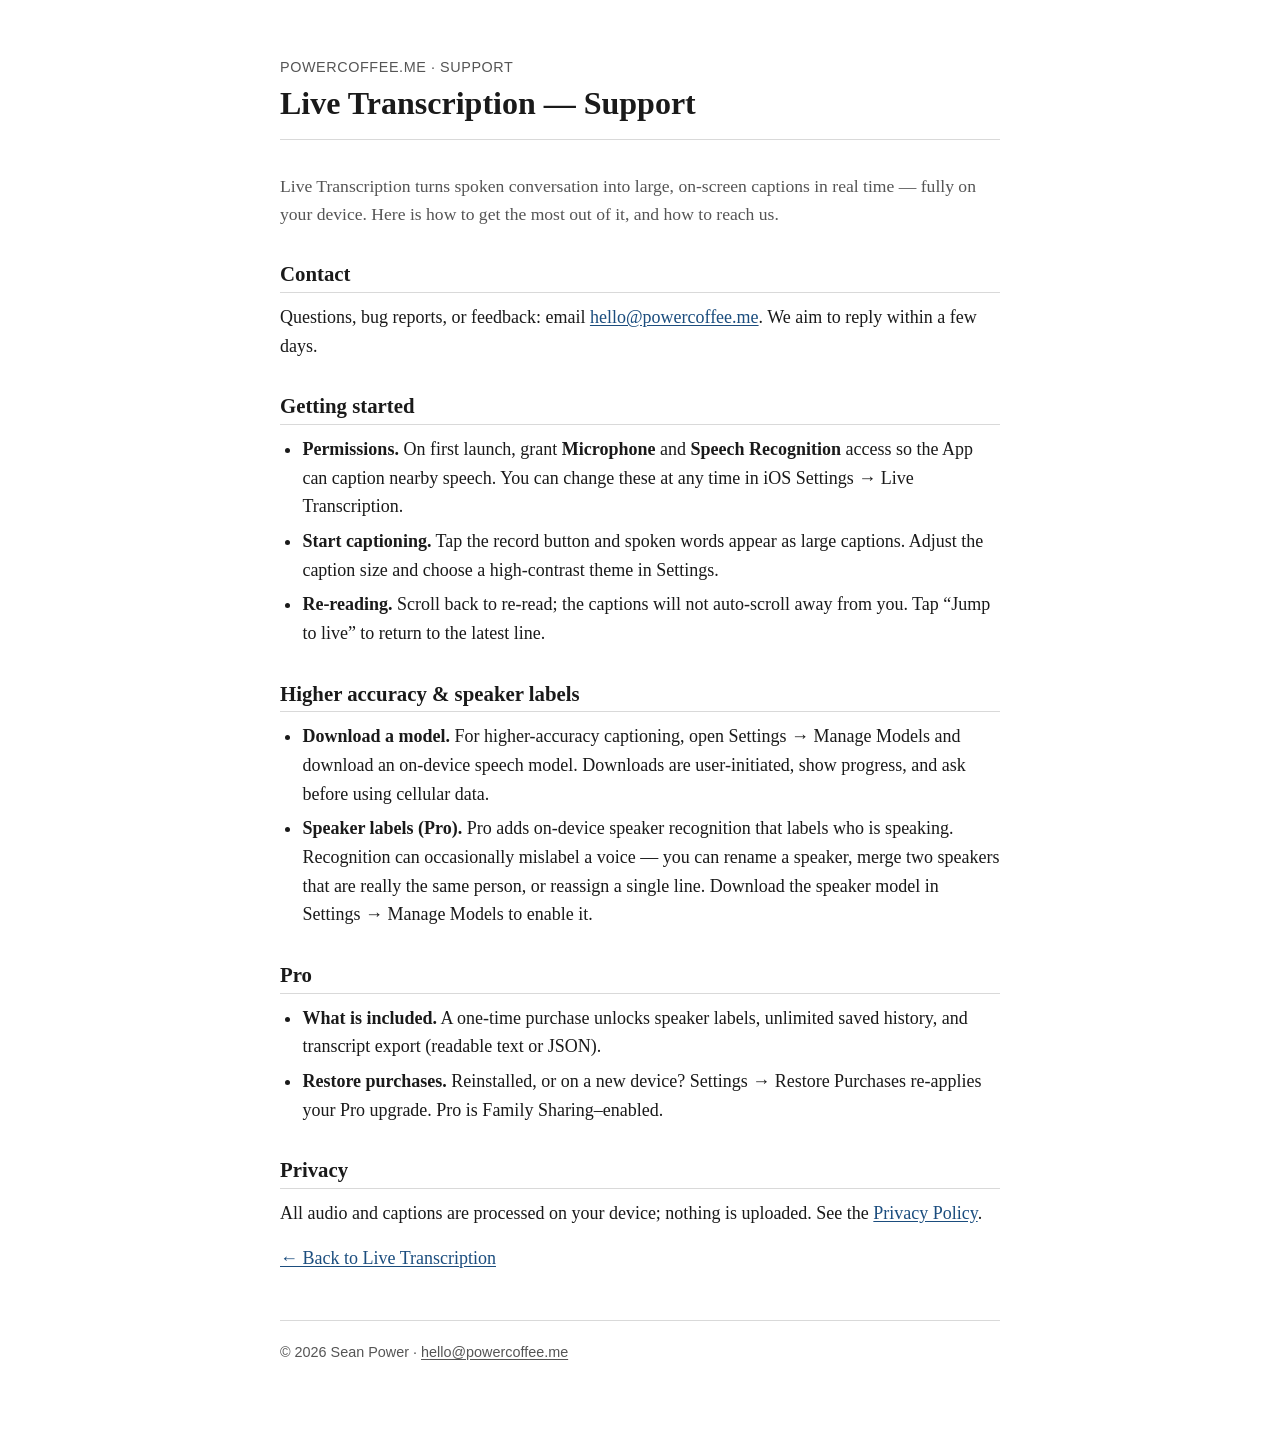
<file: live-transcription/support/index.html>
<!doctype html>
<html lang="en-GB">
<head>
  <meta charset="utf-8">
  <meta name="viewport" content="width=device-width, initial-scale=1">
  <meta name="robots" content="index,follow">
  <title>Support · Live Transcription</title>
  <meta name="description" content="Support for the Live Transcription iOS app — real-time, on-device captions for Deaf and hard-of-hearing users.">
  <link rel="stylesheet" href="/styles.css">
</head>
<body>
  <header>
    <p class="site-title">powercoffee.me · Support</p>
    <h1>Live Transcription — Support</h1>
  </header>
  <main>
    <p class="lead">Live Transcription turns spoken conversation into large, on-screen captions in real time — fully on your device. Here is how to get the most out of it, and how to reach us.</p>

    <h2>Contact</h2>
    <p>Questions, bug reports, or feedback: email <a href="mailto:hello@powercoffee.me">hello@powercoffee.me</a>. We aim to reply within a few days.</p>

    <h2>Getting started</h2>
    <ul>
      <li><strong>Permissions.</strong> On first launch, grant <strong>Microphone</strong> and <strong>Speech Recognition</strong> access so the App can caption nearby speech. You can change these at any time in iOS Settings → Live Transcription.</li>
      <li><strong>Start captioning.</strong> Tap the record button and spoken words appear as large captions. Adjust the caption size and choose a high-contrast theme in Settings.</li>
      <li><strong>Re-reading.</strong> Scroll back to re-read; the captions will not auto-scroll away from you. Tap “Jump to live” to return to the latest line.</li>
    </ul>

    <h2>Higher accuracy &amp; speaker labels</h2>
    <ul>
      <li><strong>Download a model.</strong> For higher-accuracy captioning, open Settings → Manage Models and download an on-device speech model. Downloads are user-initiated, show progress, and ask before using cellular data.</li>
      <li><strong>Speaker labels (Pro).</strong> Pro adds on-device speaker recognition that labels who is speaking. Recognition can occasionally mislabel a voice — you can rename a speaker, merge two speakers that are really the same person, or reassign a single line. Download the speaker model in Settings → Manage Models to enable it.</li>
    </ul>

    <h2>Pro</h2>
    <ul>
      <li><strong>What is included.</strong> A one-time purchase unlocks speaker labels, unlimited saved history, and transcript export (readable text or JSON).</li>
      <li><strong>Restore purchases.</strong> Reinstalled, or on a new device? Settings → Restore Purchases re-applies your Pro upgrade. Pro is Family Sharing–enabled.</li>
    </ul>

    <h2>Privacy</h2>
    <p>All audio and captions are processed on your device; nothing is uploaded. See the <a href="/live-transcription/privacy/">Privacy Policy</a>.</p>

    <p><a href="/live-transcription/">← Back to Live Transcription</a></p>
  </main>
  <footer>
    <p>&copy; 2026 Sean Power · <a href="mailto:hello@powercoffee.me">hello@powercoffee.me</a></p>
  </footer>
</body>
</html>
</file>
<file: styles.css>
/* Mobile-first, serif body, readable line-height, ~720px container */
:root {
  --ink: #1a1a1a;
  --muted: #555;
  --rule: #d9d9d9;
  --link: #1b4d7e;
  --link-hover: #0d2f52;
  --bg: #ffffff;
  --max-width: 720px;
}

* {
  box-sizing: border-box;
}

html {
  -webkit-text-size-adjust: 100%;
}

body {
  margin: 0;
  padding: 1.25rem;
  background: var(--bg);
  color: var(--ink);
  font-family: Georgia, "Iowan Old Style", "Times New Roman", Times, serif;
  font-size: 1.0625rem;
  line-height: 1.6;
}

main, header, footer {
  max-width: var(--max-width);
  margin: 0 auto;
}

header {
  padding: 1.5rem 0 1rem;
  border-bottom: 1px solid var(--rule);
  margin-bottom: 2rem;
}

header .site-title {
  font-size: 0.9rem;
  color: var(--muted);
  letter-spacing: 0.04em;
  text-transform: uppercase;
  margin: 0 0 0.25rem;
  font-family: -apple-system, BlinkMacSystemFont, "Helvetica Neue", Arial, sans-serif;
}

header h1 {
  margin: 0;
  font-size: 1.75rem;
  line-height: 1.25;
}

h1, h2, h3 {
  line-height: 1.3;
  margin-top: 2rem;
  margin-bottom: 0.6rem;
}

h2 {
  font-size: 1.3rem;
  border-bottom: 1px solid var(--rule);
  padding-bottom: 0.3rem;
}

h3 {
  font-size: 1.1rem;
}

p, ul, ol {
  margin: 0 0 1rem;
}

ul, ol {
  padding-left: 1.4rem;
}

li + li {
  margin-top: 0.35rem;
}

a {
  color: var(--link);
  text-decoration: underline;
  text-underline-offset: 2px;
}

a:hover, a:focus {
  color: var(--link-hover);
}

.lead {
  font-size: 1.1rem;
  color: var(--muted);
}

.meta {
  color: var(--muted);
  font-size: 0.9rem;
  margin-bottom: 1.5rem;
}

footer {
  margin-top: 3rem;
  padding: 1.25rem 0 2rem;
  border-top: 1px solid var(--rule);
  color: var(--muted);
  font-size: 0.9rem;
  font-family: -apple-system, BlinkMacSystemFont, "Helvetica Neue", Arial, sans-serif;
}

footer a {
  color: var(--muted);
}

.docs-list {
  list-style: none;
  padding: 0;
}

.docs-list li {
  padding: 0.75rem 0;
  border-bottom: 1px solid var(--rule);
}

.docs-list a {
  font-size: 1.1rem;
}

@media (min-width: 600px) {
  body {
    padding: 2rem 1.5rem;
    font-size: 1.125rem;
  }
  header h1 {
    font-size: 2rem;
  }
}
</file>
